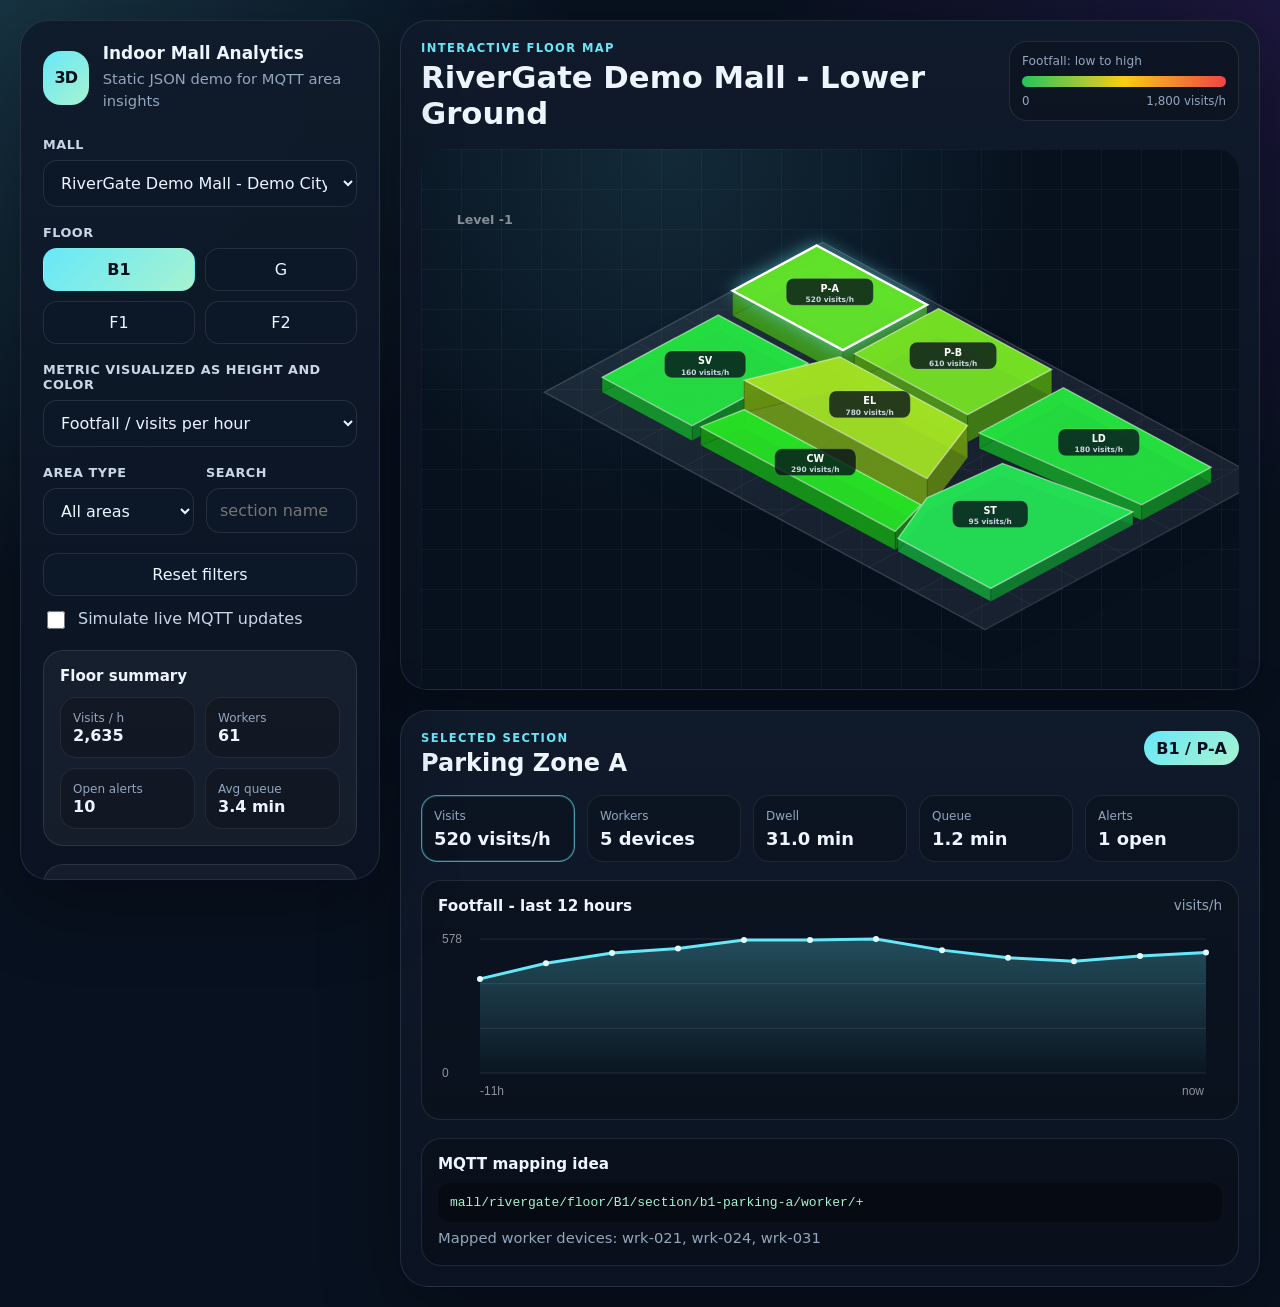
<file: 3d-mall-analytic/index.html>
<!doctype html>
<html lang="en">
<head>
  <meta charset="utf-8">
  <meta name="viewport" content="width=device-width, initial-scale=1">
  <title>3D Indoor Mall Analytics Demo</title>
  <link rel="stylesheet" href="styles.css">
</head>
<body>
  <div class="app-shell">
    <aside class="sidebar" aria-label="Mall controls">
      <div class="brand-block">
        <div class="brand-mark">3D</div>
        <div>
          <h1>Indoor Mall Analytics</h1>
          <p>Static JSON demo for MQTT area insights</p>
        </div>
      </div>

      <div class="control-group">
        <label for="mallSelect">Mall</label>
        <select id="mallSelect"></select>
      </div>

      <div class="control-group">
        <label>Floor</label>
        <div id="floorTabs" class="floor-tabs"></div>
      </div>

      <div class="control-group">
        <label for="metricSelect">Metric visualized as height and color</label>
        <select id="metricSelect">
          <option value="visits">Footfall / visits per hour</option>
          <option value="workers">Active worker devices</option>
          <option value="dwell">Average dwell time</option>
          <option value="queue">Queue pressure</option>
          <option value="alerts">Operational alerts</option>
        </select>
      </div>

      <div class="control-group two-columns">
        <div>
          <label for="areaFilter">Area type</label>
          <select id="areaFilter"></select>
        </div>
        <div>
          <label for="searchBox">Search</label>
          <input id="searchBox" type="search" placeholder="section name">
        </div>
      </div>

      <div class="actions">
        <button id="resetBtn" type="button">Reset filters</button>
        <label class="toggle-row" title="Applies small random changes to static metrics in the browser only">
          <input id="liveToggle" type="checkbox">
          <span>Simulate live MQTT updates</span>
        </label>
      </div>

      <div class="insight-card">
        <h2>Floor summary</h2>
        <div id="floorSummary" class="summary-grid"></div>
      </div>

      <div class="help-card">
        <h2>How to use</h2>
        <p>Select a floor and metric, then click any 3D section. The extruded height and color are generated from static JSON values.</p>
      </div>
    </aside>

    <main class="main-panel">
      <section class="map-card" aria-label="Indoor 3D map">
        <div class="map-header">
          <div>
            <p class="eyebrow">Interactive floor map</p>
            <h2 id="mapTitle">Loading...</h2>
          </div>
          <div id="legend" class="legend"></div>
        </div>
        <div id="mapStage" class="map-stage">
          <svg id="mallMap" viewBox="0 0 1100 650" role="img" aria-label="3D isometric indoor mall map"></svg>
          <div id="tooltip" class="tooltip" hidden></div>
        </div>
      </section>

      <section class="details-card" aria-label="Selected section details">
        <div class="details-header">
          <div>
            <p class="eyebrow">Selected section</p>
            <h2 id="sectionTitle">No section selected</h2>
          </div>
          <span id="sectionBadge" class="badge">-</span>
        </div>
        <div id="metricCards" class="metric-grid"></div>
        <div class="chart-wrap">
          <div class="chart-heading">
            <h3 id="chartTitle">12-hour trend</h3>
            <span id="chartUnit"></span>
          </div>
          <canvas id="trendChart" height="180"></canvas>
        </div>
        <div class="data-block">
          <h3>MQTT mapping idea</h3>
          <code id="topicCode">mall/rivergate/floor/G/section/g-atrium/+</code>
          <p id="deviceList">Device list appears here after selecting a section.</p>
        </div>
      </section>
    </main>
  </div>

  <script id="fallback-data" type="application/json">
{
  "metadata": {
    "title": "3D Indoor Mall Analytics Static Demo",
    "version": "1.0.0",
    "lastUpdated": "2026-05-10T12:00:00+02:00",
    "description": "Static sample data for a multi-floor mall map powered by MQTT-like metrics."
  },
  "malls": [
    {
      "id": "rivergate",
      "name": "RiverGate Demo Mall",
      "city": "Demo City",
      "floors": [
        {
          "id": "B1",
          "name": "Lower Ground",
          "level": -1,
          "width": 760,
          "depth": 480,
          "sections": [
            {
              "id": "b1-parking-a",
              "code": "P-A",
              "name": "Parking Zone A",
              "area": "Parking",
              "polygon": [
                [
                  40,
                  50
                ],
                [
                  230,
                  50
                ],
                [
                  230,
                  195
                ],
                [
                  40,
                  195
                ]
              ],
              "metrics": {
                "visits": 520,
                "workers": 5,
                "dwell": 31.0,
                "queue": 1.2,
                "alerts": 1
              },
              "history": {
                "visits": [
                  406,
                  473,
                  518,
                  537,
                  574,
                  574,
                  578,
                  530,
                  497,
                  482,
                  505,
                  377
                ],
                "workers": [
                  4,
                  4,
                  5,
                  5,
                  6,
                  6,
                  6,
                  5,
                  6,
                  5,
                  5,
                  4
                ],
                "dwell": [
                  28.4,
                  31.3,
                  28.6,
                  30.4,
                  35.7,
                  32.8,
                  32.8,
                  30.5,
                  34.1,
                  28.6,
                  25.9,
                  26.5
                ],
                "queue": [
                  1.1,
                  1.3,
                  1.0,
                  1.4,
                  1.4,
                  1.5,
                  1.2,
                  1.1,
                  1.2,
                  0.9,
                  0.9,
                  1.0
                ],
                "alerts": [
                  1,
                  1,
                  1,
                  1,
                  1,
                  1,
                  1,
                  1,
                  1,
                  1,
                  1,
                  1
                ]
              },
              "devices": [
                "wrk-021",
                "wrk-024",
                "wrk-031"
              ]
            },
            {
              "id": "b1-parking-b",
              "code": "P-B",
              "name": "Parking Zone B",
              "area": "Parking",
              "polygon": [
                [
                  250,
                  50
                ],
                [
                  445,
                  50
                ],
                [
                  445,
                  195
                ],
                [
                  250,
                  195
                ]
              ],
              "metrics": {
                "visits": 610,
                "workers": 6,
                "dwell": 34.0,
                "queue": 1.5,
                "alerts": 2
              },
              "history": {
                "visits": [
                  522,
                  567,
                  618,
                  589,
                  728,
                  636,
                  626,
                  627,
                  678,
                  663,
                  620,
                  457
                ],
                "workers": [
                  5,
                  6,
                  5,
                  6,
                  7,
                  6,
                  6,
                  6,
                  6,
                  6,
                  5,
                  5
                ],
                "dwell": [
                  28.2,
                  29.9,
                  34.4,
                  32.2,
                  35.9,
                  34.4,
                  38.4,
                  36.8,
                  37.6,
                  34.4,
                  31.0,
                  29.2
                ],
                "queue": [
                  1.2,
                  1.3,
                  1.2,
                  1.6,
                  1.5,
                  1.6,
                  1.5,
                  1.5,
                  1.4,
                  1.5,
                  1.4,
                  0.7
                ],
                "alerts": [
                  2,
                  2,
                  2,
                  2,
                  2,
                  2,
                  2,
                  2,
                  2,
                  2,
                  1,
                  2
                ]
              },
              "devices": [
                "wrk-026",
                "wrk-044"
              ]
            },
            {
              "id": "b1-loading",
              "code": "LD",
              "name": "Loading Dock",
              "area": "Operations",
              "polygon": [
                [
                  465,
                  50
                ],
                [
                  720,
                  50
                ],
                [
                  720,
                  170
                ],
                [
                  465,
                  195
                ]
              ],
              "metrics": {
                "visits": 180,
                "workers": 11,
                "dwell": 42.0,
                "queue": 6.0,
                "alerts": 3
              },
              "history": {
                "visits": [
                  138,
                  175,
                  158,
                  183,
                  200,
                  195,
                  213,
                  184,
                  174,
                  174,
                  154,
                  159
                ],
                "workers": [
                  10,
                  9,
                  10,
                  10,
                  13,
                  12,
                  11,
                  11,
                  11,
                  10,
                  10,
                  9
                ],
                "dwell": [
                  33.4,
                  42.5,
                  41.7,
                  45.6,
                  43.9,
                  45.7,
                  50.4,
                  42.5,
                  48.0,
                  39.2,
                  33.7,
                  33.9
                ],
                "queue": [
                  5.2,
                  4.3,
                  7.3,
                  7.2,
                  5.6,
                  7.1,
                  5.8,
                  5.4,
                  5.8,
                  5.2,
                  3.0,
                  2.7
                ],
                "alerts": [
                  3,
                  3,
                  3,
                  3,
                  3,
                  3,
                  4,
                  3,
                  3,
                  2,
                  2,
                  2
                ]
              },
              "devices": [
                "wrk-011",
                "wrk-012",
                "wrk-013",
                "wrk-014"
              ]
            },
            {
              "id": "b1-lobby",
              "code": "EL",
              "name": "Elevator and Escalator Lobby",
              "area": "Transit",
              "polygon": [
                [
                  250,
                  220
                ],
                [
                  470,
                  220
                ],
                [
                  520,
                  340
                ],
                [
                  205,
                  340
                ]
              ],
              "metrics": {
                "visits": 780,
                "workers": 9,
                "dwell": 12.0,
                "queue": 4.3,
                "alerts": 1
              },
              "history": {
                "visits": [
                  690,
                  710,
                  829,
                  771,
                  889,
                  882,
                  947,
                  889,
                  831,
                  720,
                  697,
                  578
                ],
                "workers": [
                  7,
                  8,
                  10,
                  9,
                  9,
                  10,
                  11,
                  11,
                  10,
                  8,
                  8,
                  7
                ],
                "dwell": [
                  11.1,
                  9.6,
                  11.0,
                  12.5,
                  12.6,
                  14.3,
                  12.3,
                  13.1,
                  13.5,
                  11.5,
                  10.6,
                  10.8
                ],
                "queue": [
                  3.6,
                  4.1,
                  4.0,
                  4.9,
                  5.2,
                  4.3,
                  3.6,
                  3.6,
                  4.5,
                  3.7,
                  3.0,
                  1.8
                ],
                "alerts": [
                  1,
                  1,
                  1,
                  1,
                  1,
                  1,
                  1,
                  1,
                  1,
                  1,
                  1,
                  1
                ]
              },
              "devices": [
                "wrk-032",
                "wrk-033",
                "wrk-034"
              ]
            },
            {
              "id": "b1-service",
              "code": "SV",
              "name": "Service Corridor",
              "area": "Operations",
              "polygon": [
                [
                  50,
                  230
                ],
                [
                  205,
                  230
                ],
                [
                  205,
                  430
                ],
                [
                  50,
                  430
                ]
              ],
              "metrics": {
                "visits": 160,
                "workers": 18,
                "dwell": 22.0,
                "queue": 1.1,
                "alerts": 2
              },
              "history": {
                "visits": [
                  138,
                  133,
                  164,
                  168,
                  175,
                  174,
                  182,
                  160,
                  181,
                  146,
                  153,
                  118
                ],
                "workers": [
                  15,
                  17,
                  18,
                  19,
                  19,
                  20,
                  22,
                  19,
                  20,
                  16,
                  16,
                  13
                ],
                "dwell": [
                  16.3,
                  21.7,
                  21.6,
                  22.9,
                  24.7,
                  24.6,
                  25.2,
                  25.4,
                  23.6,
                  22.6,
                  18.6,
                  19.2
                ],
                "queue": [
                  1.1,
                  0.9,
                  0.9,
                  1.0,
                  1.3,
                  1.2,
                  1.1,
                  0.8,
                  1.2,
                  0.9,
                  1.0,
                  0.9
                ],
                "alerts": [
                  2,
                  2,
                  2,
                  2,
                  2,
                  2,
                  2,
                  2,
                  2,
                  2,
                  2,
                  1
                ]
              },
              "devices": [
                "wrk-040",
                "wrk-041",
                "wrk-042",
                "wrk-043"
              ]
            },
            {
              "id": "b1-storage",
              "code": "ST",
              "name": "Back Storage",
              "area": "Operations",
              "polygon": [
                [
                  530,
                  220
                ],
                [
                  720,
                  185
                ],
                [
                  720,
                  430
                ],
                [
                  560,
                  430
                ],
                [
                  520,
                  340
                ]
              ],
              "metrics": {
                "visits": 95,
                "workers": 8,
                "dwell": 56.0,
                "queue": 2.4,
                "alerts": 1
              },
              "history": {
                "visits": [
                  85,
                  78,
                  93,
                  99,
                  99,
                  109,
                  116,
                  96,
                  93,
                  87,
                  76,
                  88
                ],
                "workers": [
                  7,
                  7,
                  7,
                  8,
                  9,
                  9,
                  9,
                  9,
                  8,
                  7,
                  8,
                  7
                ],
                "dwell": [
                  45.6,
                  47.6,
                  51.3,
                  62.6,
                  64.7,
                  66.5,
                  60.9,
                  58.7,
                  52.3,
                  49.4,
                  48.0,
                  50.0
                ],
                "queue": [
                  2.2,
                  2.5,
                  2.4,
                  2.1,
                  2.1,
                  2.5,
                  3.0,
                  2.2,
                  2.6,
                  1.8,
                  1.8,
                  2.0
                ],
                "alerts": [
                  1,
                  1,
                  1,
                  1,
                  1,
                  1,
                  1,
                  1,
                  1,
                  1,
                  1,
                  0
                ]
              },
              "devices": [
                "wrk-015",
                "wrk-016"
              ]
            },
            {
              "id": "b1-carwash",
              "code": "CW",
              "name": "Car Wash Pickup",
              "area": "Services",
              "polygon": [
                [
                  230,
                  365
                ],
                [
                  535,
                  365
                ],
                [
                  555,
                  430
                ],
                [
                  220,
                  430
                ]
              ],
              "metrics": {
                "visits": 290,
                "workers": 4,
                "dwell": 18.0,
                "queue": 7.5,
                "alerts": 0
              },
              "history": {
                "visits": [
                  213,
                  255,
                  281,
                  275,
                  290,
                  305,
                  346,
                  325,
                  280,
                  310,
                  239,
                  261
                ],
                "workers": [
                  3,
                  4,
                  4,
                  4,
                  5,
                  5,
                  5,
                  5,
                  4,
                  4,
                  4,
                  4
                ],
                "dwell": [
                  13.1,
                  16.6,
                  18.4,
                  18.1,
                  19.1,
                  19.1,
                  18.4,
                  17.7,
                  18.8,
                  17.2,
                  15.9,
                  15.1
                ],
                "queue": [
                  5.1,
                  7.6,
                  5.9,
                  7.0,
                  9.2,
                  9.7,
                  7.9,
                  7.1,
                  8.2,
                  5.5,
                  5.3,
                  5.9
                ],
                "alerts": [
                  0,
                  0,
                  0,
                  0,
                  0,
                  0,
                  0,
                  0,
                  0,
                  0,
                  0,
                  0
                ]
              },
              "devices": [
                "wrk-051"
              ]
            }
          ]
        },
        {
          "id": "G",
          "name": "Ground Floor",
          "level": 0,
          "width": 760,
          "depth": 480,
          "sections": [
            {
              "id": "g-entrance",
              "code": "EN",
              "name": "Main Entrance",
              "area": "Transit",
              "polygon": [
                [
                  40,
                  55
                ],
                [
                  250,
                  55
                ],
                [
                  235,
                  180
                ],
                [
                  65,
                  190
                ]
              ],
              "metrics": {
                "visits": 1460,
                "workers": 17,
                "dwell": 8.5,
                "queue": 3.5,
                "alerts": 2
              },
              "history": {
                "visits": [
                  1157,
                  1209,
                  1525,
                  1474,
                  1489,
                  1688,
                  1508,
                  1586,
                  1617,
                  1326,
                  1478,
                  1307
                ],
                "workers": [
                  15,
                  14,
                  15,
                  18,
                  18,
                  20,
                  21,
                  17,
                  18,
                  15,
                  15,
                  12
                ],
                "dwell": [
                  7.6,
                  8.0,
                  8.0,
                  9.5,
                  9.3,
                  9.8,
                  10.1,
                  8.3,
                  8.4,
                  8.5,
                  8.3,
                  7.9
                ],
                "queue": [
                  2.1,
                  2.6,
                  3.5,
                  3.2,
                  4.3,
                  4.4,
                  3.4,
                  3.4,
                  2.7,
                  2.6,
                  2.7,
                  1.5
                ],
                "alerts": [
                  2,
                  2,
                  2,
                  2,
                  2,
                  2,
                  3,
                  2,
                  2,
                  2,
                  1,
                  1
                ]
              },
              "devices": [
                "wrk-101",
                "wrk-102",
                "wrk-103",
                "wrk-104"
              ]
            },
            {
              "id": "g-atrium",
              "code": "AT",
              "name": "Central Atrium",
              "area": "Common",
              "polygon": [
                [
                  270,
                  85
                ],
                [
                  510,
                  85
                ],
                [
                  565,
                  295
                ],
                [
                  210,
                  295
                ]
              ],
              "metrics": {
                "visits": 1680,
                "workers": 21,
                "dwell": 17.0,
                "queue": 8.0,
                "alerts": 3
              },
              "history": {
                "visits": [
                  1506,
                  1572,
                  1762,
                  1702,
                  1651,
                  1800,
                  1770,
                  1800,
                  1577,
                  1576,
                  1639,
                  1245
                ],
                "workers": [
                  19,
                  18,
                  23,
                  21,
                  23,
                  21,
                  26,
                  24,
                  20,
                  21,
                  20,
                  19
                ],
                "dwell": [
                  12.6,
                  16.9,
                  17.5,
                  18.8,
                  18.0,
                  19.1,
                  17.2,
                  18.6,
                  18.0,
                  17.6,
                  13.7,
                  13.8
                ],
                "queue": [
                  6.1,
                  6.7,
                  8.9,
                  8.4,
                  8.5,
                  9.1,
                  8.1,
                  8.0,
                  8.6,
                  6.6,
                  4.4,
                  6.5
                ],
                "alerts": [
                  2,
                  3,
                  3,
                  3,
                  4,
                  3,
                  3,
                  3,
                  3,
                  3,
                  2,
                  2
                ]
              },
              "devices": [
                "wrk-111",
                "wrk-112",
                "wrk-113",
                "wrk-114",
                "wrk-115"
              ]
            },
            {
              "id": "g-supermarket",
              "code": "SM",
              "name": "Supermarket",
              "area": "Retail",
              "polygon": [
                [
                  530,
                  55
                ],
                [
                  720,
                  55
                ],
                [
                  720,
                  225
                ],
                [
                  575,
                  265
                ],
                [
                  530,
                  175
                ]
              ],
              "metrics": {
                "visits": 1220,
                "workers": 26,
                "dwell": 39.0,
                "queue": 11.5,
                "alerts": 4
              },
              "history": {
                "visits": [
                  894,
                  1177,
                  1115,
                  1295,
                  1303,
                  1268,
                  1413,
                  1194,
                  1371,
                  1111,
                  1162,
                  1102
                ],
                "workers": [
                  21,
                  26,
                  24,
                  26,
                  26,
                  27,
                  27,
                  29,
                  25,
                  26,
                  22,
                  21
                ],
                "dwell": [
                  32.1,
                  38.2,
                  37.6,
                  37.8,
                  39.7,
                  47.3,
                  42.6,
                  39.3,
                  36.9,
                  40.0,
                  31.2,
                  34.2
                ],
                "queue": [
                  9.9,
                  9.8,
                  13.1,
                  10.6,
                  12.9,
                  11.6,
                  9.7,
                  9.8,
                  11.6,
                  7.8,
                  9.4,
                  6.4
                ],
                "alerts": [
                  4,
                  4,
                  4,
                  4,
                  5,
                  4,
                  5,
                  4,
                  3,
                  4,
                  3,
                  3
                ]
              },
              "devices": [
                "wrk-121",
                "wrk-122",
                "wrk-123",
                "wrk-124"
              ]
            },
            {
              "id": "g-electronics",
              "code": "EL",
              "name": "Electronics",
              "area": "Retail",
              "polygon": [
                [
                  60,
                  210
                ],
                [
                  205,
                  205
                ],
                [
                  205,
                  360
                ],
                [
                  60,
                  390
                ]
              ],
              "metrics": {
                "visits": 760,
                "workers": 12,
                "dwell": 27.0,
                "queue": 5.8,
                "alerts": 1
              },
              "history": {
                "visits": [
                  677,
                  712,
                  679,
                  862,
                  778,
                  791,
                  763,
                  772,
                  766,
                  829,
                  703,
                  665
                ],
                "workers": [
                  9,
                  10,
                  12,
                  12,
                  13,
                  13,
                  12,
                  12,
                  12,
                  13,
                  12,
                  10
                ],
                "dwell": [
                  22.1,
                  24.3,
                  26.6,
                  28.2,
                  27.0,
                  32.3,
                  28.9,
                  27.4,
                  29.6,
                  26.3,
                  22.5,
                  22.4
                ],
                "queue": [
                  4.6,
                  5.7,
                  5.0,
                  6.9,
                  7.4,
                  7.2,
                  5.8,
                  5.3,
                  6.3,
                  5.1,
                  4.6,
                  3.6
                ],
                "alerts": [
                  1,
                  1,
                  1,
                  1,
                  1,
                  1,
                  1,
                  1,
                  1,
                  1,
                  1,
                  1
                ]
              },
              "devices": [
                "wrk-131",
                "wrk-132"
              ]
            },
            {
              "id": "g-cafe",
              "code": "CF",
              "name": "Cafe Strip",
              "area": "Dining",
              "polygon": [
                [
                  225,
                  320
                ],
                [
                  390,
                  315
                ],
                [
                  390,
                  430
                ],
                [
                  210,
                  430
                ]
              ],
              "metrics": {
                "visits": 880,
                "workers": 15,
                "dwell": 43.0,
                "queue": 10.5,
                "alerts": 2
              },
              "history": {
                "visits": [
                  670,
                  787,
                  883,
                  908,
                  904,
                  989,
                  891,
                  954,
                  915,
                  941,
                  726,
                  648
                ],
                "workers": [
                  13,
                  15,
                  14,
                  16,
                  17,
                  17,
                  16,
                  18,
                  14,
                  14,
                  15,
                  13
                ],
                "dwell": [
                  40.2,
                  34.5,
                  39.6,
                  41.7,
                  45.4,
                  46.6,
                  48.0,
                  47.2,
                  45.0,
                  46.0,
                  42.4,
                  31.2
                ],
                "queue": [
                  9.0,
                  9.9,
                  8.8,
                  11.3,
                  9.5,
                  10.7,
                  12.2,
                  10.0,
                  11.4,
                  7.4,
                  8.4,
                  4.6
                ],
                "alerts": [
                  2,
                  2,
                  2,
                  2,
                  2,
                  2,
                  2,
                  2,
                  2,
                  2,
                  2,
                  1
                ]
              },
              "devices": [
                "wrk-141",
                "wrk-142",
                "wrk-143"
              ]
            },
            {
              "id": "g-pharmacy",
              "code": "PH",
              "name": "Pharmacy",
              "area": "Retail",
              "polygon": [
                [
                  410,
                  320
                ],
                [
                  555,
                  310
                ],
                [
                  560,
                  430
                ],
                [
                  410,
                  430
                ]
              ],
              "metrics": {
                "visits": 510,
                "workers": 7,
                "dwell": 14.0,
                "queue": 4.5,
                "alerts": 0
              },
              "history": {
                "visits": [
                  457,
                  464,
                  549,
                  554,
                  528,
                  518,
                  549,
                  583,
                  494,
                  485,
                  435,
                  476
                ],
                "workers": [
                  5,
                  7,
                  6,
                  7,
                  8,
                  8,
                  8,
                  8,
                  8,
                  7,
                  7,
                  6
                ],
                "dwell": [
                  10.5,
                  13.9,
                  15.0,
                  13.2,
                  15.6,
                  16.7,
                  14.2,
                  16.0,
                  15.5,
                  15.0,
                  13.6,
                  10.9
                ],
                "queue": [
                  4.1,
                  4.7,
                  4.0,
                  4.6,
                  4.1,
                  5.3,
                  4.9,
                  4.1,
                  4.6,
                  2.9,
                  2.8,
                  1.9
                ],
                "alerts": [
                  0,
                  0,
                  0,
                  0,
                  0,
                  0,
                  0,
                  0,
                  0,
                  0,
                  0,
                  0
                ]
              },
              "devices": [
                "wrk-151",
                "wrk-152"
              ]
            },
            {
              "id": "g-info",
              "code": "IF",
              "name": "Information Desk",
              "area": "Services",
              "polygon": [
                [
                  580,
                  285
                ],
                [
                  720,
                  245
                ],
                [
                  720,
                  430
                ],
                [
                  585,
                  430
                ]
              ],
              "metrics": {
                "visits": 420,
                "workers": 6,
                "dwell": 11.0,
                "queue": 2.3,
                "alerts": 1
              },
              "history": {
                "visits": [
                  352,
                  337,
                  432,
                  445,
                  428,
                  461,
                  503,
                  437,
                  440,
                  418,
                  352,
                  352
                ],
                "workers": [
                  5,
                  5,
                  6,
                  7,
                  6,
                  7,
                  6,
                  7,
                  6,
                  6,
                  5,
                  5
                ],
                "dwell": [
                  8.5,
                  10.8,
                  11.0,
                  12.4,
                  11.9,
                  11.9,
                  13.0,
                  13.0,
                  11.6,
                  10.6,
                  9.3,
                  9.3
                ],
                "queue": [
                  2.0,
                  2.3,
                  2.0,
                  2.0,
                  2.6,
                  2.5,
                  2.7,
                  2.5,
                  2.5,
                  2.2,
                  1.4,
                  1.0
                ],
                "alerts": [
                  1,
                  1,
                  1,
                  1,
                  1,
                  1,
                  1,
                  1,
                  1,
                  1,
                  1,
                  1
                ]
              },
              "devices": [
                "wrk-161",
                "wrk-162"
              ]
            }
          ]
        },
        {
          "id": "F1",
          "name": "First Floor",
          "level": 1,
          "width": 760,
          "depth": 480,
          "sections": [
            {
              "id": "f1-fashion-a",
              "code": "FA",
              "name": "Fashion Wing A",
              "area": "Retail",
              "polygon": [
                [
                  40,
                  55
                ],
                [
                  240,
                  55
                ],
                [
                  240,
                  210
                ],
                [
                  40,
                  230
                ]
              ],
              "metrics": {
                "visits": 980,
                "workers": 16,
                "dwell": 34.0,
                "queue": 4.0,
                "alerts": 1
              },
              "history": {
                "visits": [
                  758,
                  885,
                  1047,
                  939,
                  1099,
                  1030,
                  1077,
                  1051,
                  1007,
                  961,
                  905,
                  733
                ],
                "workers": [
                  15,
                  14,
                  14,
                  18,
                  17,
                  17,
                  18,
                  17,
                  17,
                  17,
                  15,
                  13
                ],
                "dwell": [
                  30.9,
                  31.4,
                  37.1,
                  36.0,
                  36.4,
                  35.0,
                  35.9,
                  37.6,
                  33.9,
                  31.1,
                  32.2,
                  31.4
                ],
                "queue": [
                  2.9,
                  3.3,
                  4.4,
                  3.8,
                  3.8,
                  4.0,
                  3.4,
                  4.8,
                  2.9,
                  4.2,
                  2.3,
                  1.8
                ],
                "alerts": [
                  1,
                  1,
                  1,
                  1,
                  1,
                  1,
                  1,
                  1,
                  1,
                  1,
                  1,
                  0
                ]
              },
              "devices": [
                "wrk-201",
                "wrk-202",
                "wrk-203"
              ]
            },
            {
              "id": "f1-beauty",
              "code": "BT",
              "name": "Beauty and Cosmetics",
              "area": "Retail",
              "polygon": [
                [
                  260,
                  55
                ],
                [
                  450,
                  55
                ],
                [
                  455,
                  210
                ],
                [
                  260,
                  210
                ]
              ],
              "metrics": {
                "visits": 710,
                "workers": 11,
                "dwell": 28.0,
                "queue": 5.1,
                "alerts": 0
              },
              "history": {
                "visits": [
                  569,
                  686,
                  627,
                  670,
                  819,
                  794,
                  770,
                  835,
                  774,
                  655,
                  715,
                  563
                ],
                "workers": [
                  8,
                  11,
                  10,
                  10,
                  11,
                  13,
                  13,
                  13,
                  13,
                  11,
                  9,
                  9
                ],
                "dwell": [
                  20.8,
                  25.4,
                  26.9,
                  29.1,
                  31.9,
                  33.5,
                  31.6,
                  28.6,
                  28.0,
                  25.4,
                  24.7,
                  24.6
                ],
                "queue": [
                  4.5,
                  4.6,
                  4.5,
                  5.1,
                  5.5,
                  5.3,
                  6.3,
                  5.1,
                  4.2,
                  3.5,
                  4.0,
                  3.4
                ],
                "alerts": [
                  0,
                  0,
                  0,
                  0,
                  0,
                  0,
                  0,
                  0,
                  0,
                  0,
                  0,
                  0
                ]
              },
              "devices": [
                "wrk-211",
                "wrk-212"
              ]
            },
            {
              "id": "f1-home",
              "code": "HM",
              "name": "Home Goods",
              "area": "Retail",
              "polygon": [
                [
                  475,
                  55
                ],
                [
                  720,
                  55
                ],
                [
                  720,
                  205
                ],
                [
                  475,
                  210
                ]
              ],
              "metrics": {
                "visits": 650,
                "workers": 13,
                "dwell": 32.0,
                "queue": 2.8,
                "alerts": 2
              },
              "history": {
                "visits": [
                  511,
                  552,
                  683,
                  730,
                  664,
                  684,
                  678,
                  720,
                  720,
                  632,
                  624,
                  551
                ],
                "workers": [
                  11,
                  11,
                  12,
                  13,
                  15,
                  15,
                  15,
                  15,
                  14,
                  13,
                  13,
                  12
                ],
                "dwell": [
                  27.3,
                  30.9,
                  34.4,
                  35.2,
                  31.6,
                  37.0,
                  32.8,
                  34.8,
                  30.6,
                  32.9,
                  26.7,
                  29.1
                ],
                "queue": [
                  2.3,
                  3.1,
                  3.2,
                  2.7,
                  2.4,
                  2.8,
                  3.4,
                  3.1,
                  2.1,
                  2.8,
                  2.0,
                  2.1
                ],
                "alerts": [
                  2,
                  2,
                  2,
                  2,
                  2,
                  2,
                  2,
                  2,
                  2,
                  1,
                  1,
                  1
                ]
              },
              "devices": [
                "wrk-221",
                "wrk-222",
                "wrk-223"
              ]
            },
            {
              "id": "f1-foodcourt",
              "code": "FC",
              "name": "Food Court",
              "area": "Dining",
              "polygon": [
                [
                  245,
                  235
                ],
                [
                  535,
                  235
                ],
                [
                  560,
                  370
                ],
                [
                  225,
                  370
                ]
              ],
              "metrics": {
                "visits": 1520,
                "workers": 28,
                "dwell": 48.0,
                "queue": 18.5,
                "alerts": 5
              },
              "history": {
                "visits": [
                  1188,
                  1243,
                  1500,
                  1702,
                  1800,
                  1692,
                  1563,
                  1681,
                  1731,
                  1631,
                  1382,
                  1396
                ],
                "workers": [
                  22,
                  23,
                  29,
                  27,
                  31,
                  33,
                  34,
                  29,
                  30,
                  30,
                  24,
                  22
                ],
                "dwell": [
                  40.2,
                  44.6,
                  48.9,
                  49.9,
                  49.7,
                  50.2,
                  53.0,
                  48.9,
                  55.0,
                  45.3,
                  41.9,
                  38.5
                ],
                "queue": [
                  15.7,
                  14.3,
                  19.5,
                  16.0,
                  19.5,
                  18.3,
                  21.6,
                  21.0,
                  14.5,
                  13.0,
                  16.7,
                  11.4
                ],
                "alerts": [
                  5,
                  5,
                  5,
                  4,
                  6,
                  6,
                  6,
                  5,
                  4,
                  5,
                  4,
                  3
                ]
              },
              "devices": [
                "wrk-231",
                "wrk-232",
                "wrk-233",
                "wrk-234",
                "wrk-235"
              ]
            },
            {
              "id": "f1-kids",
              "code": "KZ",
              "name": "Kids Zone",
              "area": "Entertainment",
              "polygon": [
                [
                  55,
                  255
                ],
                [
                  220,
                  245
                ],
                [
                  205,
                  430
                ],
                [
                  55,
                  430
                ]
              ],
              "metrics": {
                "visits": 590,
                "workers": 10,
                "dwell": 54.0,
                "queue": 7.2,
                "alerts": 2
              },
              "history": {
                "visits": [
                  527,
                  537,
                  566,
                  659,
                  590,
                  662,
                  641,
                  582,
                  671,
                  598,
                  512,
                  536
                ],
                "workers": [
                  8,
                  9,
                  11,
                  10,
                  10,
                  11,
                  11,
                  10,
                  10,
                  9,
                  8,
                  9
                ],
                "dwell": [
                  43.6,
                  46.0,
                  49.2,
                  51.8,
                  55.5,
                  54.1,
                  55.5,
                  61.8,
                  60.0,
                  52.3,
                  51.2,
                  39.0
                ],
                "queue": [
                  4.4,
                  5.4,
                  7.6,
                  6.8,
                  8.3,
                  8.1,
                  6.1,
                  6.0,
                  6.4,
                  6.4,
                  4.4,
                  5.0
                ],
                "alerts": [
                  2,
                  1,
                  2,
                  2,
                  2,
                  2,
                  2,
                  2,
                  2,
                  1,
                  1,
                  1
                ]
              },
              "devices": [
                "wrk-241",
                "wrk-242"
              ]
            },
            {
              "id": "f1-atrium",
              "code": "AT",
              "name": "Upper Atrium Bridge",
              "area": "Common",
              "polygon": [
                [
                  560,
                  230
                ],
                [
                  720,
                  215
                ],
                [
                  720,
                  430
                ],
                [
                  585,
                  430
                ],
                [
                  560,
                  370
                ]
              ],
              "metrics": {
                "visits": 880,
                "workers": 12,
                "dwell": 13.0,
                "queue": 3.9,
                "alerts": 1
              },
              "history": {
                "visits": [
                  721,
                  796,
                  837,
                  930,
                  958,
                  1037,
                  1007,
                  1019,
                  852,
                  827,
                  744,
                  659
                ],
                "workers": [
                  10,
                  12,
                  12,
                  12,
                  14,
                  14,
                  13,
                  14,
                  13,
                  13,
                  10,
                  9
                ],
                "dwell": [
                  11.6,
                  10.6,
                  12.0,
                  14.4,
                  13.2,
                  13.7,
                  13.4,
                  14.2,
                  14.6,
                  12.9,
                  10.5,
                  10.9
                ],
                "queue": [
                  4.0,
                  4.2,
                  3.9,
                  3.8,
                  4.6,
                  4.0,
                  4.3,
                  4.4,
                  3.2,
                  3.0,
                  2.7,
                  2.5
                ],
                "alerts": [
                  1,
                  1,
                  1,
                  1,
                  1,
                  1,
                  1,
                  1,
                  1,
                  1,
                  1,
                  1
                ]
              },
              "devices": [
                "wrk-251",
                "wrk-252"
              ]
            },
            {
              "id": "f1-restrooms",
              "code": "RS",
              "name": "Restrooms and Services",
              "area": "Services",
              "polygon": [
                [
                  225,
                  395
                ],
                [
                  560,
                  395
                ],
                [
                  560,
                  430
                ],
                [
                  225,
                  430
                ]
              ],
              "metrics": {
                "visits": 430,
                "workers": 6,
                "dwell": 6.0,
                "queue": 2.9,
                "alerts": 0
              },
              "history": {
                "visits": [
                  365,
                  384,
                  410,
                  461,
                  447,
                  476,
                  519,
                  458,
                  490,
                  402,
                  401,
                  351
                ],
                "workers": [
                  5,
                  6,
                  5,
                  7,
                  7,
                  7,
                  7,
                  6,
                  6,
                  5,
                  5,
                  5
                ],
                "dwell": [
                  4.8,
                  5.5,
                  5.6,
                  6.6,
                  5.9,
                  6.5,
                  6.6,
                  6.4,
                  6.6,
                  6.2,
                  5.5,
                  4.9
                ],
                "queue": [
                  2.8,
                  2.5,
                  2.6,
                  3.6,
                  2.7,
                  2.7,
                  3.2,
                  2.3,
                  2.1,
                  3.0,
                  2.4,
                  1.5
                ],
                "alerts": [
                  0,
                  0,
                  0,
                  0,
                  0,
                  0,
                  0,
                  0,
                  0,
                  0,
                  0,
                  0
                ]
              },
              "devices": [
                "wrk-261"
              ]
            }
          ]
        },
        {
          "id": "F2",
          "name": "Second Floor",
          "level": 2,
          "width": 760,
          "depth": 480,
          "sections": [
            {
              "id": "f2-cinema",
              "code": "CN",
              "name": "Cinema Lobby and Screens",
              "area": "Entertainment",
              "polygon": [
                [
                  40,
                  60
                ],
                [
                  330,
                  60
                ],
                [
                  330,
                  245
                ],
                [
                  40,
                  260
                ]
              ],
              "metrics": {
                "visits": 1100,
                "workers": 18,
                "dwell": 82.0,
                "queue": 16.8,
                "alerts": 3
              },
              "history": {
                "visits": [
                  957,
                  1043,
                  1094,
                  1203,
                  1253,
                  1270,
                  1161,
                  1095,
                  1052,
                  1197,
                  1121,
                  901
                ],
                "workers": [
                  15,
                  17,
                  16,
                  18,
                  20,
                  21,
                  20,
                  19,
                  17,
                  16,
                  15,
                  13
                ],
                "dwell": [
                  63.5,
                  67.0,
                  73.2,
                  93.3,
                  84.4,
                  93.2,
                  95,
                  95,
                  89.6,
                  89.5,
                  69.2,
                  73.0
                ],
                "queue": [
                  11.4,
                  17.6,
                  14.6,
                  14.5,
                  16.8,
                  21.0,
                  15.8,
                  19.4,
                  15.4,
                  13.0,
                  10.1,
                  10.4
                ],
                "alerts": [
                  2,
                  3,
                  3,
                  3,
                  3,
                  3,
                  3,
                  3,
                  3,
                  3,
                  2,
                  1
                ]
              },
              "devices": [
                "wrk-301",
                "wrk-302",
                "wrk-303",
                "wrk-304"
              ]
            },
            {
              "id": "f2-arcade",
              "code": "AR",
              "name": "Arcade",
              "area": "Entertainment",
              "polygon": [
                [
                  355,
                  60
                ],
                [
                  545,
                  60
                ],
                [
                  560,
                  225
                ],
                [
                  355,
                  245
                ]
              ],
              "metrics": {
                "visits": 760,
                "workers": 11,
                "dwell": 61.0,
                "queue": 6.4,
                "alerts": 2
              },
              "history": {
                "visits": [
                  682,
                  614,
                  692,
                  781,
                  764,
                  793,
                  856,
                  842,
                  726,
                  698,
                  762,
                  635
                ],
                "workers": [
                  9,
                  10,
                  12,
                  11,
                  12,
                  12,
                  13,
                  12,
                  11,
                  11,
                  10,
                  9
                ],
                "dwell": [
                  47.7,
                  61.8,
                  57.4,
                  69.5,
                  60.4,
                  64.7,
                  62.3,
                  64.2,
                  60.9,
                  63.0,
                  55.2,
                  45.4
                ],
                "queue": [
                  4.0,
                  5.0,
                  7.3,
                  7.3,
                  7.9,
                  6.9,
                  6.9,
                  7.4,
                  5.8,
                  5.0,
                  3.7,
                  4.3
                ],
                "alerts": [
                  1,
                  2,
                  2,
                  3,
                  2,
                  2,
                  2,
                  2,
                  2,
                  1,
                  2,
                  1
                ]
              },
              "devices": [
                "wrk-311",
                "wrk-312"
              ]
            },
            {
              "id": "f2-restaurants",
              "code": "RT",
              "name": "Restaurant Row",
              "area": "Dining",
              "polygon": [
                [
                  565,
                  60
                ],
                [
                  720,
                  60
                ],
                [
                  720,
                  270
                ],
                [
                  585,
                  230
                ]
              ],
              "metrics": {
                "visits": 930,
                "workers": 21,
                "dwell": 66.0,
                "queue": 14.2,
                "alerts": 3
              },
              "history": {
                "visits": [
                  792,
                  844,
                  827,
                  995,
                  926,
                  1029,
                  953,
                  1020,
                  916,
                  870,
                  851,
                  833
                ],
                "workers": [
                  17,
                  18,
                  21,
                  20,
                  23,
                  24,
                  22,
                  23,
                  23,
                  21,
                  18,
                  19
                ],
                "dwell": [
                  50.3,
                  64.6,
                  65.8,
                  74.6,
                  74.7,
                  73.1,
                  72.6,
                  70.5,
                  61.5,
                  68.5,
                  60.4,
                  54.0
                ],
                "queue": [
                  12.0,
                  10.5,
                  11.8,
                  17.4,
                  13.6,
                  15.7,
                  12.9,
                  12.1,
                  10.0,
                  8.8,
                  8.1,
                  8.1
                ],
                "alerts": [
                  2,
                  2,
                  2,
                  3,
                  4,
                  4,
                  3,
                  4,
                  2,
                  3,
                  2,
                  1
                ]
              },
              "devices": [
                "wrk-321",
                "wrk-322",
                "wrk-323"
              ]
            },
            {
              "id": "f2-gym",
              "code": "GY",
              "name": "Fitness Center",
              "area": "Services",
              "polygon": [
                [
                  55,
                  285
                ],
                [
                  260,
                  270
                ],
                [
                  260,
                  430
                ],
                [
                  55,
                  430
                ]
              ],
              "metrics": {
                "visits": 410,
                "workers": 8,
                "dwell": 74.0,
                "queue": 3.6,
                "alerts": 1
              },
              "history": {
                "visits": [
                  366,
                  397,
                  415,
                  462,
                  483,
                  493,
                  469,
                  478,
                  471,
                  403,
                  368,
                  296
                ],
                "workers": [
                  6,
                  7,
                  8,
                  8,
                  8,
                  8,
                  8,
                  9,
                  8,
                  7,
                  7,
                  6
                ],
                "dwell": [
                  62.8,
                  68.0,
                  78.4,
                  70.9,
                  76.2,
                  80.1,
                  85.2,
                  79.7,
                  80.0,
                  67.1,
                  62.4,
                  63.0
                ],
                "queue": [
                  2.8,
                  3.9,
                  4.0,
                  3.5,
                  3.5,
                  4.3,
                  3.3,
                  4.0,
                  2.9,
                  3.7,
                  3.0,
                  2.8
                ],
                "alerts": [
                  1,
                  1,
                  1,
                  1,
                  1,
                  1,
                  1,
                  1,
                  1,
                  1,
                  1,
                  1
                ]
              },
              "devices": [
                "wrk-331",
                "wrk-332"
              ]
            },
            {
              "id": "f2-terrace",
              "code": "TR",
              "name": "Terrace Seating",
              "area": "Dining",
              "polygon": [
                [
                  285,
                  270
                ],
                [
                  510,
                  260
                ],
                [
                  535,
                  430
                ],
                [
                  285,
                  430
                ]
              ],
              "metrics": {
                "visits": 560,
                "workers": 9,
                "dwell": 52.0,
                "queue": 9.4,
                "alerts": 2
              },
              "history": {
                "visits": [
                  476,
                  546,
                  520,
                  561,
                  550,
                  617,
                  625,
                  566,
                  560,
                  502,
                  566,
                  466
                ],
                "workers": [
                  7,
                  8,
                  9,
                  10,
                  10,
                  10,
                  9,
                  11,
                  10,
                  8,
                  8,
                  7
                ],
                "dwell": [
                  43.5,
                  45.6,
                  51.5,
                  49.0,
                  53.7,
                  58.6,
                  62.7,
                  53.6,
                  58.4,
                  51.1,
                  49.1,
                  45.5
                ],
                "queue": [
                  6.2,
                  8.9,
                  7.3,
                  10.0,
                  8.8,
                  8.9,
                  8.9,
                  8.7,
                  7.9,
                  9.0,
                  5.4,
                  4.4
                ],
                "alerts": [
                  1,
                  2,
                  2,
                  2,
                  2,
                  2,
                  2,
                  2,
                  2,
                  2,
                  1,
                  1
                ]
              },
              "devices": [
                "wrk-341",
                "wrk-342"
              ]
            },
            {
              "id": "f2-admin",
              "code": "AD",
              "name": "Admin Offices",
              "area": "Operations",
              "polygon": [
                [
                  535,
                  270
                ],
                [
                  720,
                  285
                ],
                [
                  720,
                  430
                ],
                [
                  555,
                  430
                ]
              ],
              "metrics": {
                "visits": 120,
                "workers": 19,
                "dwell": 38.0,
                "queue": 0.6,
                "alerts": 1
              },
              "history": {
                "visits": [
                  93,
                  114,
                  115,
                  117,
                  137,
                  127,
                  120,
                  135,
                  132,
                  111,
                  101,
                  89
                ],
                "workers": [
                  14,
                  16,
                  18,
                  19,
                  20,
                  20,
                  21,
                  23,
                  20,
                  17,
                  17,
                  15
                ],
                "dwell": [
                  31.4,
                  36.0,
                  38.5,
                  37.5,
                  39.4,
                  41.6,
                  38.6,
                  38.2,
                  38.7,
                  36.4,
                  36.5,
                  27.9
                ],
                "queue": [
                  0.6,
                  0.5,
                  0.5,
                  0.7,
                  0.8,
                  0.6,
                  0.6,
                  0.7,
                  0.5,
                  0.4,
                  0.5,
                  0.4
                ],
                "alerts": [
                  1,
                  1,
                  1,
                  1,
                  1,
                  1,
                  1,
                  1,
                  1,
                  1,
                  1,
                  1
                ]
              },
              "devices": [
                "wrk-351",
                "wrk-352",
                "wrk-353"
              ]
            },
            {
              "id": "f2-observatory",
              "code": "OB",
              "name": "Sky View Corridor",
              "area": "Common",
              "polygon": [
                [
                  335,
                  255
                ],
                [
                  565,
                  235
                ],
                [
                  535,
                  260
                ],
                [
                  285,
                  270
                ]
              ],
              "metrics": {
                "visits": 340,
                "workers": 5,
                "dwell": 19.0,
                "queue": 1.9,
                "alerts": 0
              },
              "history": {
                "visits": [
                  303,
                  284,
                  347,
                  355,
                  402,
                  371,
                  371,
                  394,
                  333,
                  339,
                  273,
                  310
                ],
                "workers": [
                  5,
                  5,
                  5,
                  5,
                  5,
                  5,
                  6,
                  5,
                  5,
                  5,
                  4,
                  4
                ],
                "dwell": [
                  14.8,
                  19.4,
                  17.5,
                  17.9,
                  20.3,
                  23.0,
                  22.7,
                  18.8,
                  19.0,
                  20.5,
                  17.0,
                  15.0
                ],
                "queue": [
                  1.2,
                  1.9,
                  1.5,
                  2.1,
                  2.3,
                  2.4,
                  2.0,
                  1.6,
                  2.1,
                  1.8,
                  1.6,
                  0.8
                ],
                "alerts": [
                  0,
                  0,
                  0,
                  0,
                  0,
                  0,
                  0,
                  0,
                  0,
                  0,
                  0,
                  0
                ]
              },
              "devices": [
                "wrk-361"
              ]
            }
          ]
        }
      ]
    }
  ]
}
  </script>
  <script src="app.js"></script>
</body>
</html>
</file>
<file: 3d-mall-analytic/styles.css>
:root {
  --bg: #08111f;
  --panel: #101b2b;
  --panel-2: #132236;
  --text: #edf5ff;
  --muted: #93a6bd;
  --line: rgba(255, 255, 255, 0.10);
  --shadow: 0 24px 80px rgba(0, 0, 0, 0.30);
  --accent: #67e8f9;
  --danger: #fb7185;
  --ok: #86efac;
  --warning: #facc15;
}

* {
  box-sizing: border-box;
}

html,
body {
  margin: 0;
  min-height: 100%;
  font-family: Inter, ui-sans-serif, system-ui, -apple-system, BlinkMacSystemFont, "Segoe UI", sans-serif;
  color: var(--text);
  background:
    radial-gradient(circle at top left, rgba(103, 232, 249, 0.16), transparent 36rem),
    radial-gradient(circle at top right, rgba(147, 51, 234, 0.14), transparent 32rem),
    var(--bg);
}

body {
  overflow-x: hidden;
}

button,
select,
input {
  font: inherit;
}

.app-shell {
  width: min(1500px, 100%);
  min-height: 100vh;
  margin: 0 auto;
  display: grid;
  grid-template-columns: 360px minmax(0, 1fr);
  gap: 20px;
  padding: 20px;
}

.sidebar,
.map-card,
.details-card {
  border: 1px solid var(--line);
  background: linear-gradient(180deg, rgba(16, 27, 43, 0.96), rgba(11, 20, 34, 0.96));
  box-shadow: var(--shadow);
  border-radius: 28px;
}

.sidebar {
  padding: 22px;
  position: sticky;
  top: 20px;
  height: calc(100vh - 40px);
  overflow-y: auto;
}

.brand-block {
  display: flex;
  gap: 14px;
  align-items: center;
  margin-bottom: 24px;
}

.brand-mark {
  width: 54px;
  height: 54px;
  display: grid;
  place-items: center;
  border-radius: 18px;
  color: #06101d;
  font-weight: 900;
  letter-spacing: -0.05em;
  background: linear-gradient(135deg, #67e8f9, #a7f3d0);
}

.brand-block h1,
.map-header h2,
.details-header h2,
.insight-card h2,
.help-card h2,
.chart-heading h3,
.data-block h3 {
  margin: 0;
}

.brand-block h1 {
  font-size: 1.06rem;
  line-height: 1.2;
}

.brand-block p,
.help-card p,
.data-block p {
  margin: 5px 0 0;
  color: var(--muted);
  font-size: 0.92rem;
  line-height: 1.5;
}

.control-group {
  margin-top: 18px;
}

.control-group label {
  display: block;
  margin-bottom: 8px;
  color: #c8d6e5;
  font-size: 0.80rem;
  font-weight: 700;
  letter-spacing: 0.04em;
  text-transform: uppercase;
}

select,
input[type="search"] {
  width: 100%;
  border: 1px solid var(--line);
  border-radius: 14px;
  color: var(--text);
  background: #0c1727;
  padding: 12px 13px;
  outline: none;
}

select:focus,
input[type="search"]:focus {
  border-color: rgba(103, 232, 249, 0.7);
  box-shadow: 0 0 0 4px rgba(103, 232, 249, 0.10);
}

.two-columns {
  display: grid;
  grid-template-columns: 1fr 1fr;
  gap: 12px;
}

.floor-tabs {
  display: grid;
  grid-template-columns: repeat(2, minmax(0, 1fr));
  gap: 10px;
}

.floor-tabs button,
.actions button {
  border: 1px solid var(--line);
  border-radius: 14px;
  color: var(--text);
  background: #0c1727;
  padding: 11px 12px;
  cursor: pointer;
  transition: transform 0.15s ease, border-color 0.15s ease, background 0.15s ease;
}

.floor-tabs button:hover,
.actions button:hover {
  transform: translateY(-1px);
  border-color: rgba(103, 232, 249, 0.45);
}

.floor-tabs button.active {
  color: #06101d;
  background: linear-gradient(135deg, #67e8f9, #a7f3d0);
  border-color: transparent;
  font-weight: 800;
}

.actions {
  display: grid;
  gap: 12px;
  margin-top: 18px;
}

.actions button {
  width: 100%;
}

.toggle-row {
  display: flex;
  align-items: center;
  gap: 10px;
  color: #c8d6e5;
  line-height: 1.4;
  cursor: pointer;
}

.toggle-row input {
  width: 18px;
  height: 18px;
  accent-color: #67e8f9;
}

.insight-card,
.help-card {
  margin-top: 18px;
  padding: 16px;
  border-radius: 20px;
  background: rgba(255, 255, 255, 0.045);
  border: 1px solid var(--line);
}

.insight-card h2,
.help-card h2 {
  font-size: 0.94rem;
  margin-bottom: 12px;
}

.summary-grid {
  display: grid;
  grid-template-columns: repeat(2, minmax(0, 1fr));
  gap: 10px;
}

.summary-item,
.metric-card {
  padding: 12px;
  border-radius: 16px;
  border: 1px solid rgba(255, 255, 255, 0.08);
  background: rgba(0, 0, 0, 0.18);
}

.summary-item span,
.metric-card span {
  display: block;
  color: var(--muted);
  font-size: 0.75rem;
  line-height: 1.35;
}

.summary-item strong,
.metric-card {
  width: 100%;
  color: var(--text);
  text-align: left;
  cursor: pointer;
}

.metric-card strong {
  display: block;
  margin-top: 4px;
  font-size: 1.12rem;
}

.main-panel {
  display: grid;
  grid-template-rows: minmax(610px, 1fr) auto;
  gap: 20px;
}

.map-card {
  min-height: 610px;
  padding: 20px;
  overflow: hidden;
}

.map-header,
.details-header,
.chart-heading {
  display: flex;
  align-items: flex-start;
  justify-content: space-between;
  gap: 18px;
}

.eyebrow {
  margin: 0 0 4px;
  color: var(--accent);
  font-size: 0.72rem;
  font-weight: 800;
  letter-spacing: 0.12em;
  text-transform: uppercase;
}

.map-header h2 {
  font-size: clamp(1.4rem, 2.4vw, 2.1rem);
}

.legend {
  min-width: 230px;
  padding: 12px;
  border-radius: 18px;
  border: 1px solid var(--line);
  background: rgba(0, 0, 0, 0.18);
}

.legend-title {
  color: var(--muted);
  font-size: 0.76rem;
  margin-bottom: 8px;
}

.legend-bar {
  height: 11px;
  border-radius: 999px;
  background: linear-gradient(90deg, #22c55e, #facc15, #ef4444);
  margin-bottom: 7px;
}

.legend-row {
  display: flex;
  justify-content: space-between;
  color: var(--muted);
  font-size: 0.74rem;
}

.map-stage {
  position: relative;
  width: 100%;
  height: calc(100% - 74px);
  min-height: 520px;
  margin-top: 18px;
  border-radius: 24px;
  overflow: hidden;
  background:
    linear-gradient(rgba(255, 255, 255, 0.035) 1px, transparent 1px),
    linear-gradient(90deg, rgba(255, 255, 255, 0.035) 1px, transparent 1px),
    radial-gradient(circle at 30% 0%, rgba(103, 232, 249, 0.12), transparent 24rem),
    #07101d;
  background-size: 40px 40px, 40px 40px, auto, auto;
}

#mallMap {
  width: 100%;
  height: 100%;
  display: block;
}

.floor-base {
  filter: drop-shadow(0 24px 18px rgba(0, 0, 0, 0.28));
}

.grid-line {
  stroke: rgba(255, 255, 255, 0.08);
  stroke-width: 1;
}

.section-side {
  stroke: rgba(0, 0, 0, 0.22);
  stroke-width: 1;
  pointer-events: none;
}

.section-top {
  stroke: rgba(255, 255, 255, 0.50);
  stroke-width: 1.8;
  cursor: pointer;
  transition: filter 0.15s ease, opacity 0.15s ease;
}

.section-top:hover {
  filter: brightness(1.15);
}

.section-top.selected {
  stroke: #ffffff;
  stroke-width: 3.2;
  filter: drop-shadow(0 0 12px rgba(103, 232, 249, 0.60));
}

.section-label {
  pointer-events: none;
}

.section-label rect {
  fill: rgba(5, 13, 25, 0.78);
  stroke: rgba(255, 255, 255, 0.16);
  stroke-width: 1;
}

.section-label text {
  fill: white;
  font-weight: 800;
  font-size: 13px;
  text-anchor: middle;
  dominant-baseline: middle;
}

.label-muted {
  fill: #cbd5e1 !important;
  font-weight: 600 !important;
  font-size: 10px !important;
}

.tooltip {
  position: absolute;
  z-index: 5;
  max-width: 260px;
  padding: 10px 12px;
  border: 1px solid rgba(255, 255, 255, 0.14);
  border-radius: 14px;
  color: var(--text);
  background: rgba(5, 13, 25, 0.92);
  box-shadow: 0 16px 32px rgba(0, 0, 0, 0.32);
  pointer-events: none;
  font-size: 0.86rem;
  line-height: 1.4;
}

.tooltip strong {
  display: block;
  margin-bottom: 2px;
}

.details-card {
  padding: 20px;
}

.badge {
  display: inline-flex;
  align-items: center;
  min-height: 34px;
  padding: 7px 12px;
  border-radius: 999px;
  color: #06101d;
  background: linear-gradient(135deg, #67e8f9, #a7f3d0);
  font-weight: 800;
}

.metric-grid {
  display: grid;
  grid-template-columns: repeat(5, minmax(0, 1fr));
  gap: 12px;
  margin-top: 18px;
}

.metric-card.active {
  border-color: rgba(103, 232, 249, 0.64);
  box-shadow: inset 0 0 0 1px rgba(103, 232, 249, 0.18);
}

.chart-wrap,
.data-block {
  margin-top: 18px;
  border: 1px solid var(--line);
  border-radius: 20px;
  background: rgba(0, 0, 0, 0.18);
  padding: 16px;
}

.chart-heading h3,
.data-block h3 {
  font-size: 0.95rem;
}

.chart-heading span {
  color: var(--muted);
  font-size: 0.85rem;
}

#trendChart {
  width: 100%;
  display: block;
  margin-top: 8px;
}

.data-block code {
  display: block;
  overflow-x: auto;
  margin-top: 10px;
  padding: 12px;
  border-radius: 12px;
  color: #a7f3d0;
  background: rgba(0, 0, 0, 0.35);
}

@media (max-width: 1120px) {
  .app-shell {
    grid-template-columns: 1fr;
  }

  .sidebar {
    position: static;
    height: auto;
  }

  .main-panel {
    grid-template-rows: auto auto;
  }

  .metric-grid {
    grid-template-columns: repeat(2, minmax(0, 1fr));
  }
}

@media (max-width: 720px) {
  .app-shell {
    padding: 12px;
  }

  .sidebar,
  .map-card,
  .details-card {
    border-radius: 20px;
  }

  .two-columns,
  .summary-grid,
  .metric-grid {
    grid-template-columns: 1fr;
  }

  .map-header,
  .details-header {
    display: block;
  }

  .legend {
    margin-top: 12px;
    min-width: 0;
  }

  .map-stage {
    min-height: 430px;
  }
}
</file>
